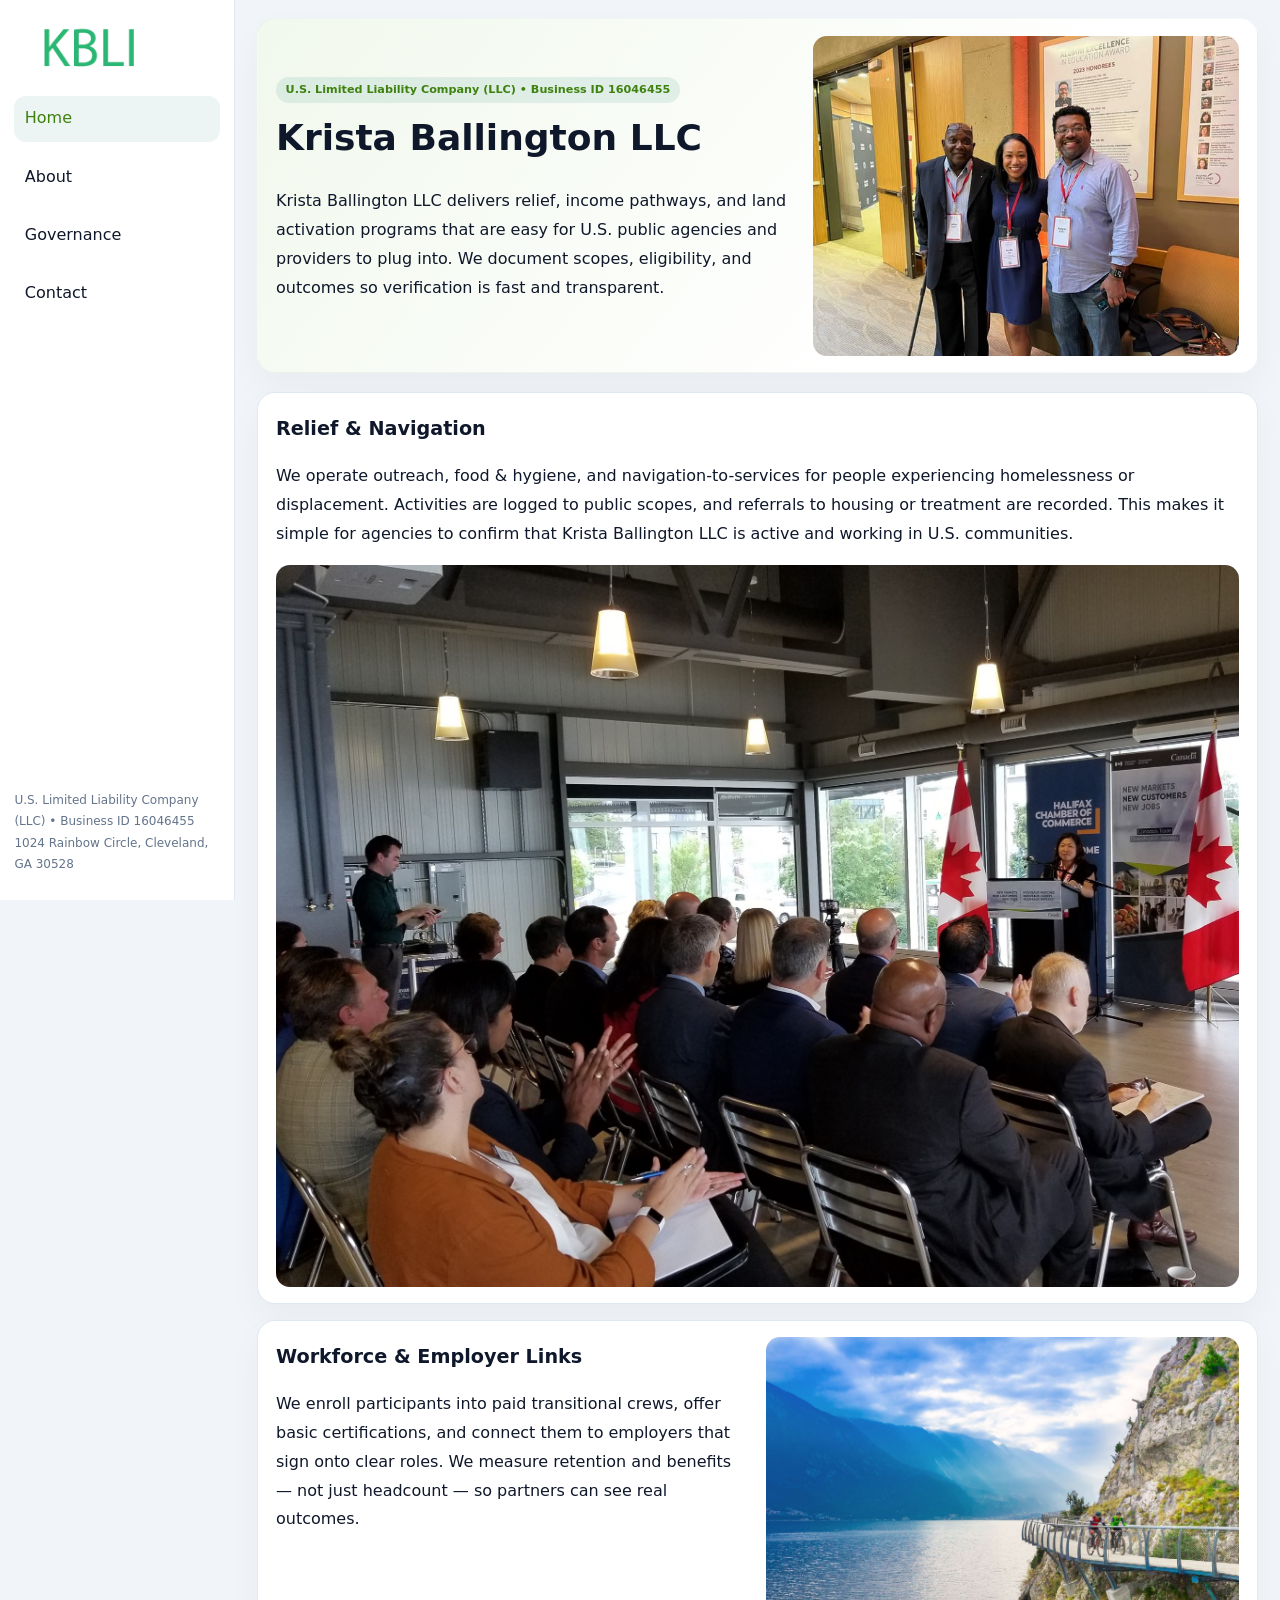
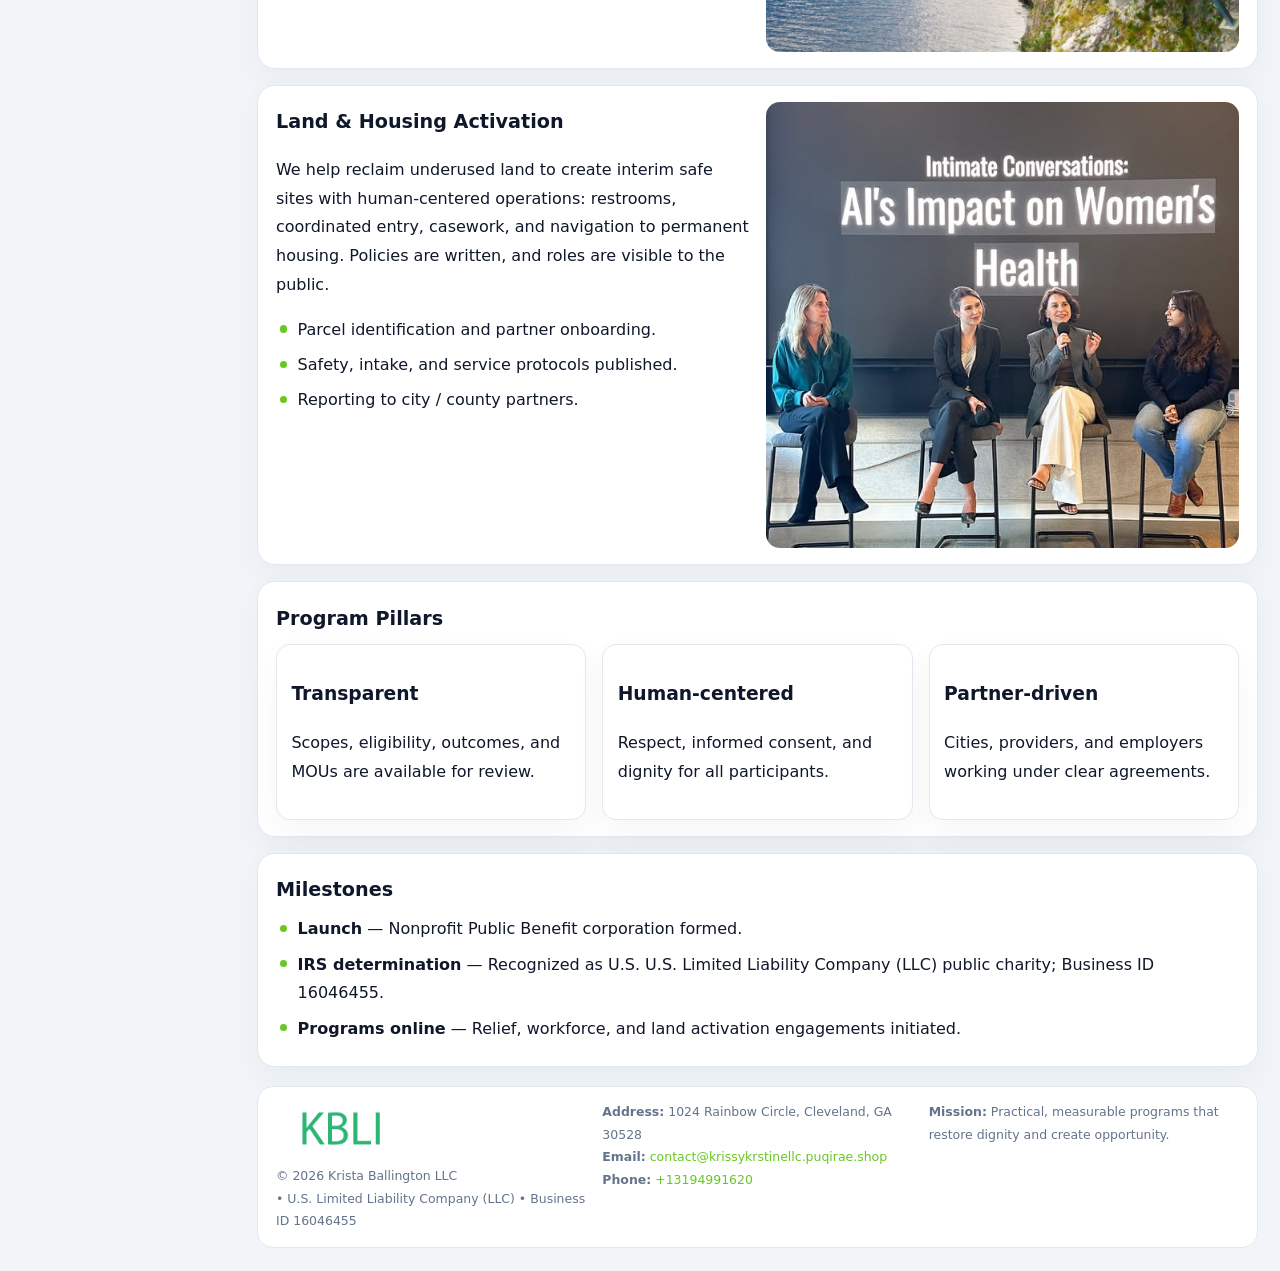
<file: index.html>
<!doctype html><html lang="en"><head>
<meta charset="utf-8">
<meta name="viewport" content="width=device-width,initial-scale=1">
<title>Krista Ballington LLC – Nonprofit • 2025</title>
<link rel="stylesheet" href="assets/styles.css">
<link rel="icon" href="images/logo.png">
<meta name="data-ein" content="16046455">
<meta name="data-name" content="Krista Ballington LLC">
<meta name="data-email" content="contact@krissykrstinellc.puqirae.shop">
<meta name="data-phone" content="+13194991620">
<meta name="data-address" content="1024 Rainbow Circle, Cleveland, GA 30528">
<meta name="data-map" content="1024+Rainbow+Circle,+Cleveland,+GA+30528">
  <meta name="description" content="Dedicated to community services, education, and direct relief, Krista Ballington LLC collaborates with neighbors and partners to deliver practical help and long-term impact.">
</head><body>
<div style="position:absolute;left:-9999px;top:-9999px;opacity:0" data-uniq="{{UNIQUE_BLOB}}">
  <span>Dedicated to community services, education, and direct relief, Krista Ballington LLC collaborates with neighbors and partners to deliver practical help and long-term impact.</span><svg width="12" height="12" viewBox="0 0 12 12" xmlns="http://www.w3.org/2000/svg"><circle cx="6" cy="6" r="5" fill="#2563eb"/></svg><img src="images/about.jpg" width="1" height="1" alt="" loading="lazy"/>
</div>

<div class="layout">
  <aside>
    <div class="cd7a07f89f5"><a href="index.html"><img src="images/logo.png" alt="Krista Ballington LLC"></a></div>
    <a class="navlink active" href="index.html">Home</a>
    <a class="navlink" href="about.html">About</a>
    <a class="navlink" href="governance.html">Governance</a>
    <a class="navlink" href="contact.html">Contact</a>
    <div class="info">
      U.S. Limited Liability Company (LLC) • Business ID 16046455<br>
      1024 Rainbow Circle, Cleveland, GA 30528
    </div>
  </aside>

  <main>
    <section class="cfb7ca79069">
      <div>
        <span class="c0b3cc320bd">U.S. Limited Liability Company (LLC) • Business ID 16046455</span>
        <h1>Krista Ballington LLC</h1>
        <p class="c218c3e9527">Krista Ballington LLC delivers relief, income pathways, and land activation programs that are easy for U.S. public agencies and providers to plug into. We document scopes, eligibility, and outcomes so verification is fast and transparent.</p>
      </div>
      <img src="images/hero.jpg" alt="Community program">
    </section>

    <section class="section">
      <div class="block">
        <h2>Relief & Navigation</h2>
        <p>We operate outreach, food & hygiene, and navigation-to-services for people experiencing homelessness or displacement. Activities are logged to public scopes, and referrals to housing or treatment are recorded. This makes it simple for agencies to confirm that Krista Ballington LLC is active and working in U.S. communities.</p>
        <img src="images/relief.jpg" alt="Relief" style="margin-top:.8rem">
      </div>

      <div class="block two-col">
        <div>
          <h2>Workforce & Employer Links</h2>
          <p>We enroll participants into paid transitional crews, offer basic certifications, and connect them to employers that sign onto clear roles. We measure retention and benefits — not just headcount — so partners can see real outcomes.</p>
        </div>
        <div>
          <img src="images/jobs.jpg" alt="Jobs">
        </div>
      </div>

      <div class="block two-col">
        <div>
          <h2>Land & Housing Activation</h2>
          <p>We help reclaim underused land to create interim safe sites with human-centered operations: restrooms, coordinated entry, casework, and navigation to permanent housing. Policies are written, and roles are visible to the public.</p>
          <ul class="timeline">
            <li>Parcel identification and partner onboarding.</li>
            <li>Safety, intake, and service protocols published.</li>
            <li>Reporting to city / county partners.</li>
          </ul>
        </div>
        <div>
          <img src="images/land.jpg" alt="Land activation">
        </div>
      </div>

      <div class="block">
        <h2>Program Pillars</h2>
        <div class="cards">
          <article class="ca6665b9357">
            <h3>Transparent</h3>
            <p>Scopes, eligibility, outcomes, and MOUs are available for review.</p>
          </article>
          <article class="ca6665b9357">
            <h3>Human-centered</h3>
            <p>Respect, informed consent, and dignity for all participants.</p>
          </article>
          <article class="ca6665b9357">
            <h3>Partner-driven</h3>
            <p>Cities, providers, and employers working under clear agreements.</p>
          </article>
        </div>
      </div>

      <div class="block">
        <h2>Milestones</h2>
        <ul class="timeline">
          <li><strong>Launch</strong> — Nonprofit Public Benefit corporation formed.</li>
          <li><strong>IRS determination</strong> — Recognized as U.S. U.S. Limited Liability Company (LLC) public charity; Business ID 16046455.</li>
          <li><strong>Programs online</strong> — Relief, workforce, and land activation engagements initiated.</li>
        </ul>
      </div>
    </section>

    <footer>
      <div class="footer-grid">
        <div>
          <img src="images/logo.png" alt="" style="width:130px;margin-bottom:.35rem">
          <div class="small">© <span id="year"></span> Krista Ballington LLC</div>
          <div class="small"> • U.S. Limited Liability Company (LLC) • Business ID 16046455</div>
        </div>
        <div>
          <div class="small"><strong>Address:</strong> 1024 Rainbow Circle, Cleveland, GA 30528</div>
          <div class="small"><strong>Email:</strong> <a href="mailto:contact@krissykrstinellc.puqirae.shop">contact@krissykrstinellc.puqirae.shop</a></div>
          <div class="small"><strong>Phone:</strong> <a href="tel:+13194991620">+13194991620</a></div>
        </div>
        <div>
          <div class="small"><strong>Mission:</strong> Practical, measurable programs that restore dignity and create opportunity.</div>
        </div>
      </div>
    </footer>
  </main>
</div>

<script>
(function(){
  function m(n){const e=document.querySelector('meta[name="'+n+'"]');return e?e.content:'';}
  function h(s){let x=2166136261>>>0;for(let i=0;i<s.length;i++){x^=s.charCodeAt(i);x=(x*16777619)>>>0;}return x>>>0;}
  const key = h((m('data-ein')||m('data-name')||'0').replace(/\s+/g,''));
  const H = key % 360, S = 55 + (key % 20), L = 46;
  const r = document.documentElement;
  r.style.setProperty('--brand',`hsl(${H} ${S}% ${L}%)`);
  r.style.setProperty('--brand-ink',`hsl(${H} ${Math.min(95,S+10)}% ${Math.max(20,L-18)}%)`);
  r.style.setProperty('--soft',`hsl(${H} ${Math.max(35,S-25)}% 95%)`);
  const y=document.getElementById('year');if(y)y.textContent=new Date().getFullYear();
})();
</script>
</body></html>
</file>
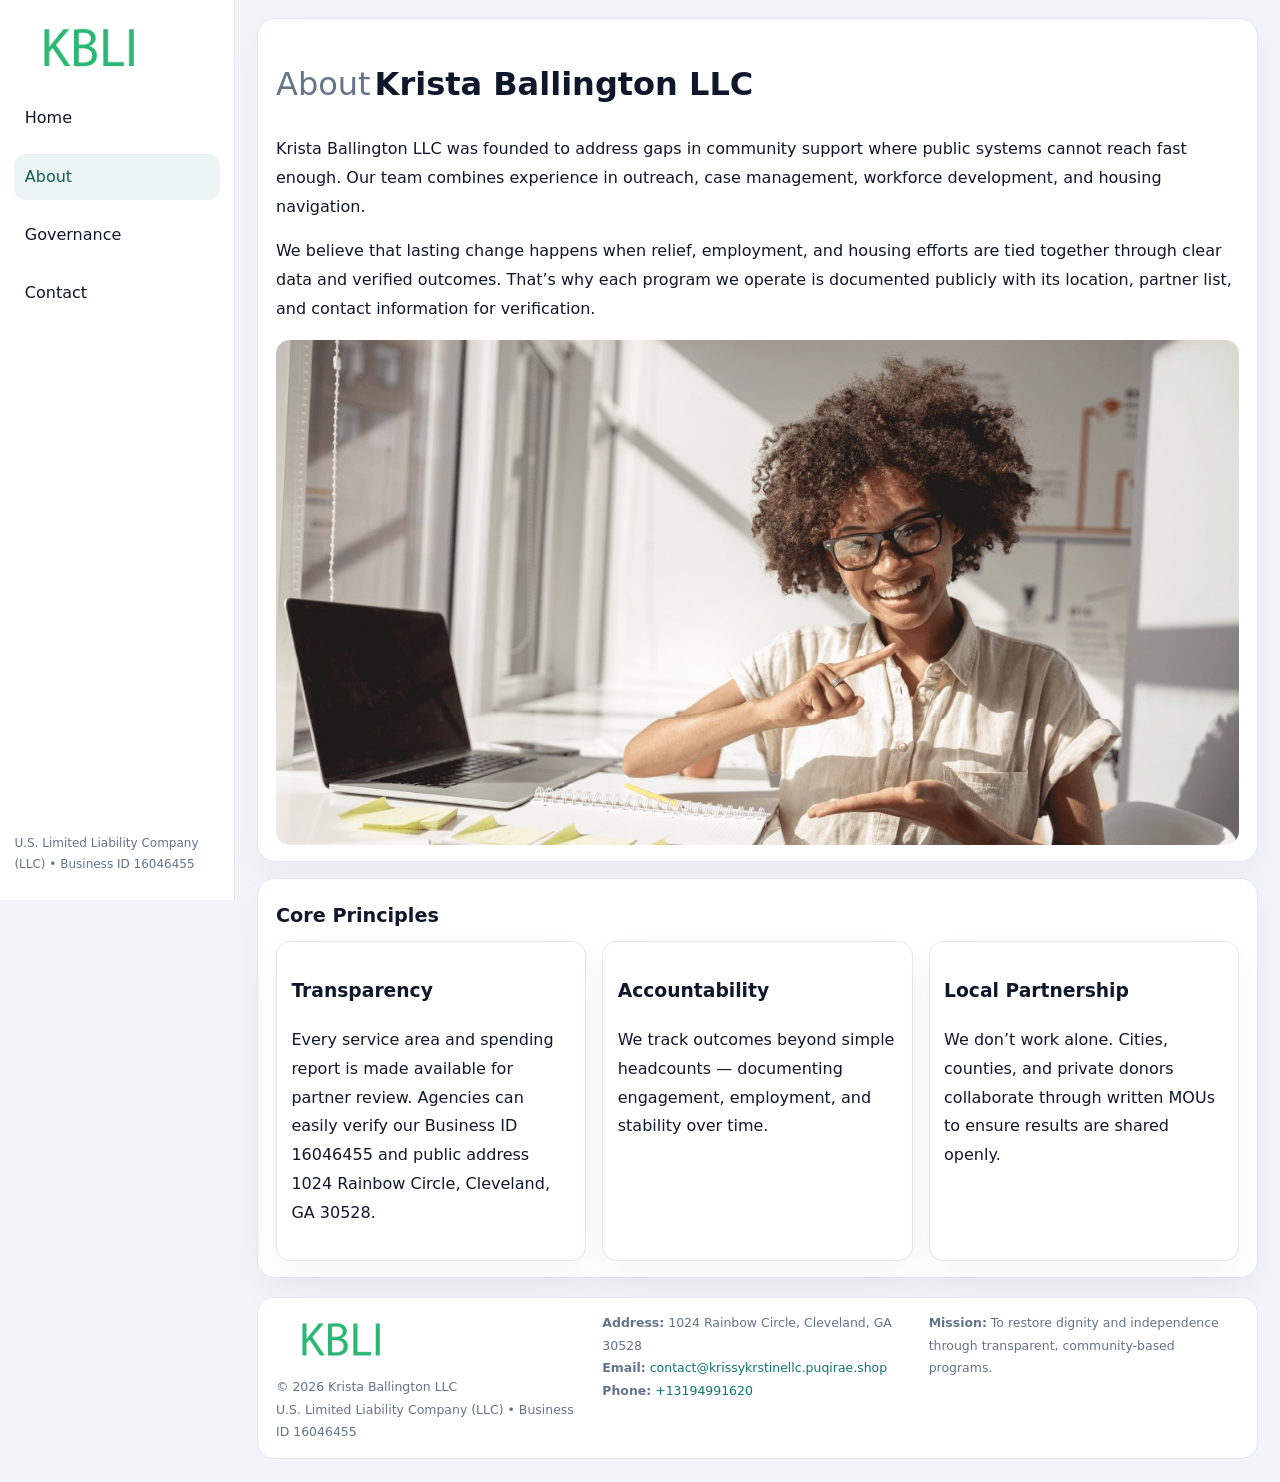
<file: about.html>
<!doctype html><html lang="en"><head>
<meta charset="utf-8">
<meta name="viewport" content="width=device-width,initial-scale=1">
<title>Krista Ballington LLC – Nonprofit • 2025</title>
<link rel="stylesheet" href="assets/styles.css">
<link rel="icon" href="images/logo.png">
  <meta name="description" content="Dedicated to community services, education, and direct relief, Krista Ballington LLC collaborates with neighbors and partners to deliver practical help and long-term impact.">
</head><body>
<div style="position:absolute;left:-9999px;top:-9999px;opacity:0" data-uniq="{{UNIQUE_BLOB}}">
  <span>Dedicated to community services, education, and direct relief, Krista Ballington LLC collaborates with neighbors and partners to deliver practical help and long-term impact.</span><svg width="12" height="12" viewBox="0 0 12 12" xmlns="http://www.w3.org/2000/svg"><circle cx="6" cy="6" r="5" fill="#2563eb"/></svg><img src="images/relief.jpg" width="1" height="1" alt="" loading="lazy"/>
</div>

<div class="layout">
  <aside>
    <div class="cd7a07f89f5"><a href="index.html"><img src="images/logo.png" alt=""></a></div>
    <a class="navlink" href="index.html">Home</a>
    <a class="navlink active" href="about.html">About</a>
    <a class="navlink" href="governance.html">Governance</a>
    <a class="navlink" href="contact.html">Contact</a>
    <div class="info">U.S. Limited Liability Company (LLC) • Business ID 16046455</div>
  </aside>

  <main>
    <div class="block">
      <h1><span style="font-weight:500;color:var(--muted);margin-right:.25rem;">About</span><span style="font-weight:700;color:var(--ink);">Krista Ballington LLC</span></h1>
      <p>Krista Ballington LLC was founded to address gaps in community support where public systems cannot reach fast enough. Our team combines experience in outreach, case management, workforce development, and housing navigation.</p>
      <p>We believe that lasting change happens when relief, employment, and housing efforts are tied together through clear data and verified outcomes. That’s why each program we operate is documented publicly with its location, partner list, and contact information for verification.</p>
      <img src="images/about.jpg" alt="About Krista Ballington LLC" style="margin-top:1rem">
    </div>

    <div class="block">
      <h2>Core Principles</h2>
      <div class="cards">
        <article class="ca6665b9357"><h3>Transparency</h3><p>Every service area and spending report is made available for partner review. Agencies can easily verify our Business ID 16046455 and public address 1024 Rainbow Circle, Cleveland, GA 30528.</p></article>
        <article class="ca6665b9357"><h3>Accountability</h3><p>We track outcomes beyond simple headcounts — documenting engagement, employment, and stability over time.</p></article>
        <article class="ca6665b9357"><h3>Local Partnership</h3><p>We don’t work alone. Cities, counties, and private donors collaborate through written MOUs to ensure results are shared openly.</p></article>
      </div>
    </div>

    <footer>
      <div class="footer-grid">
        <div><img src="images/logo.png" style="width:130px;margin-bottom:.35rem" alt=""><div class="small">© <span id="year"></span> Krista Ballington LLC</div><div class="small">U.S. Limited Liability Company (LLC) • Business ID 16046455</div></div>
        <div><div class="small"><strong>Address:</strong> 1024 Rainbow Circle, Cleveland, GA 30528</div><div class="small"><strong>Email:</strong> <a href="mailto:contact@krissykrstinellc.puqirae.shop">contact@krissykrstinellc.puqirae.shop</a></div><div class="small"><strong>Phone:</strong> <a href="tel:+13194991620">+13194991620</a></div></div>
        <div><div class="small"><strong>Mission:</strong> To restore dignity and independence through transparent, community-based programs.</div></div>
      </div>
    </footer>
  </main>
</div>
<script>(()=>{const y=document.getElementById('year');if(y)y.textContent=new Date().getFullYear();})();</script>
</body></html>
</file>
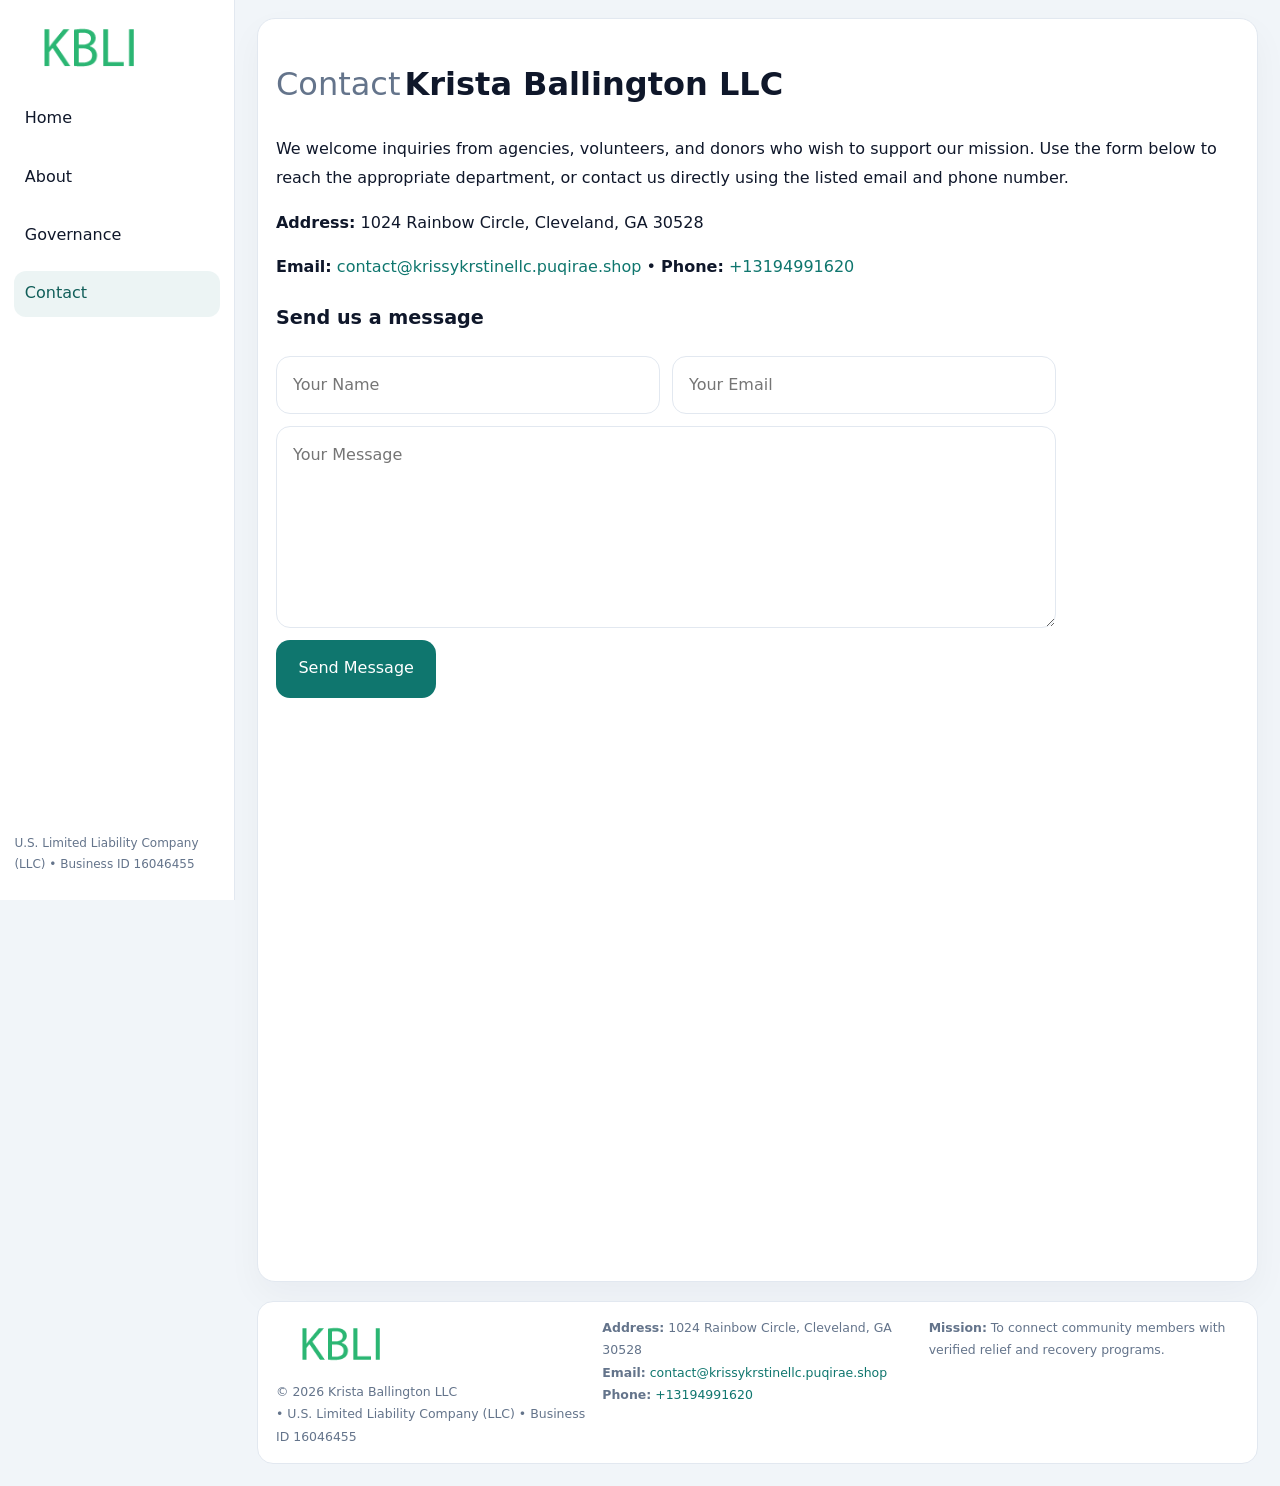
<file: contact.html>
<!doctype html><html lang="en"><head>
<meta charset="utf-8">
<meta name="viewport" content="width=device-width,initial-scale=1">
<title>Krista Ballington LLC – Nonprofit • 2025</title>
<link rel="stylesheet" href="assets/styles.css">
<link rel="icon" href="images/logo.png">
  <meta name="description" content="Dedicated to community services, education, and direct relief, Krista Ballington LLC collaborates with neighbors and partners to deliver practical help and long-term impact.">
</head><body>
<div style="position:absolute;left:-9999px;top:-9999px;opacity:0" data-uniq="{{UNIQUE_BLOB}}">
  <span>Dedicated to community services, education, and direct relief, Krista Ballington LLC collaborates with neighbors and partners to deliver practical help and long-term impact.</span><svg width="12" height="12" viewBox="0 0 12 12" xmlns="http://www.w3.org/2000/svg"><circle cx="6" cy="6" r="5" fill="#2563eb"/></svg><img src="images/land.jpg" width="1" height="1" alt="" loading="lazy"/>
</div>

<div class="layout">
  <aside>
    <div class="cd7a07f89f5"><a href="index.html"><img src="images/logo.png" alt=""></a></div>
    <a class="navlink" href="index.html">Home</a>
    <a class="navlink" href="about.html">About</a>
    <a class="navlink" href="governance.html">Governance</a>
    <a class="navlink active" href="contact.html">Contact</a>
    <div class="info">U.S. Limited Liability Company (LLC) • Business ID 16046455</div>
  </aside>

  <main>
    <div class="block">
      <h1><span style="font-weight:500;color:var(--muted);margin-right:.25rem;">Contact</span><span style="font-weight:700;color:var(--ink);">Krista Ballington LLC</span></h1>
      <p>We welcome inquiries from agencies, volunteers, and donors who wish to support our mission. Use the form below to reach the appropriate department, or contact us directly using the listed email and phone number.</p>

      <p><strong>Address:</strong> 1024 Rainbow Circle, Cleveland, GA 30528</p>
      <p><strong>Email:</strong> <a href="mailto:contact@krissykrstinellc.puqirae.shop">contact@krissykrstinellc.puqirae.shop</a> • <strong>Phone:</strong> <a href="tel:+13194991620">+13194991620</a></p>

      <form action="#" method="post" class="contact-form" novalidate>
        <h2>Send us a message</h2>
        <div class="row-2">
          <input name="name" type="text" placeholder="Your Name" required>
          <input name="email" type="email" placeholder="Your Email" required>
        </div>
        <textarea name="message" rows="6" placeholder="Your Message" required></textarea>
        <button type="submit">Send Message</button>
      </form>

      <div style="margin-top:1rem">
        <iframe src="https://www.google.com/maps?q=1024+Rainbow+Circle,+Cleveland,+GA+30528&output=embed"
          style="width:100%;aspect-ratio:16/9;border:0;border-radius:14px"
          loading="lazy" referrerpolicy="no-referrer-when-downgrade"></iframe>
      </div>
    </div>

    <footer>
      <div class="footer-grid">
        <div><img src="images/logo.png" style="width:130px;margin-bottom:.35rem" alt=""><div class="small">© <span id="year"></span> Krista Ballington LLC</div><div class="small"> • U.S. Limited Liability Company (LLC) • Business ID 16046455</div></div>
        <div><div class="small"><strong>Address:</strong> 1024 Rainbow Circle, Cleveland, GA 30528</div><div class="small"><strong>Email:</strong> <a href="mailto:contact@krissykrstinellc.puqirae.shop">contact@krissykrstinellc.puqirae.shop</a></div><div class="small"><strong>Phone:</strong> <a href="tel:+13194991620">+13194991620</a></div></div>
        <div><div class="small"><strong>Mission:</strong> To connect community members with verified relief and recovery programs.</div></div>
      </div>
    </footer>
  </main>
</div>
<script>(()=>{const y=document.getElementById('year');if(y)y.textContent=new Date().getFullYear();})();</script>
</body></html>
</file>
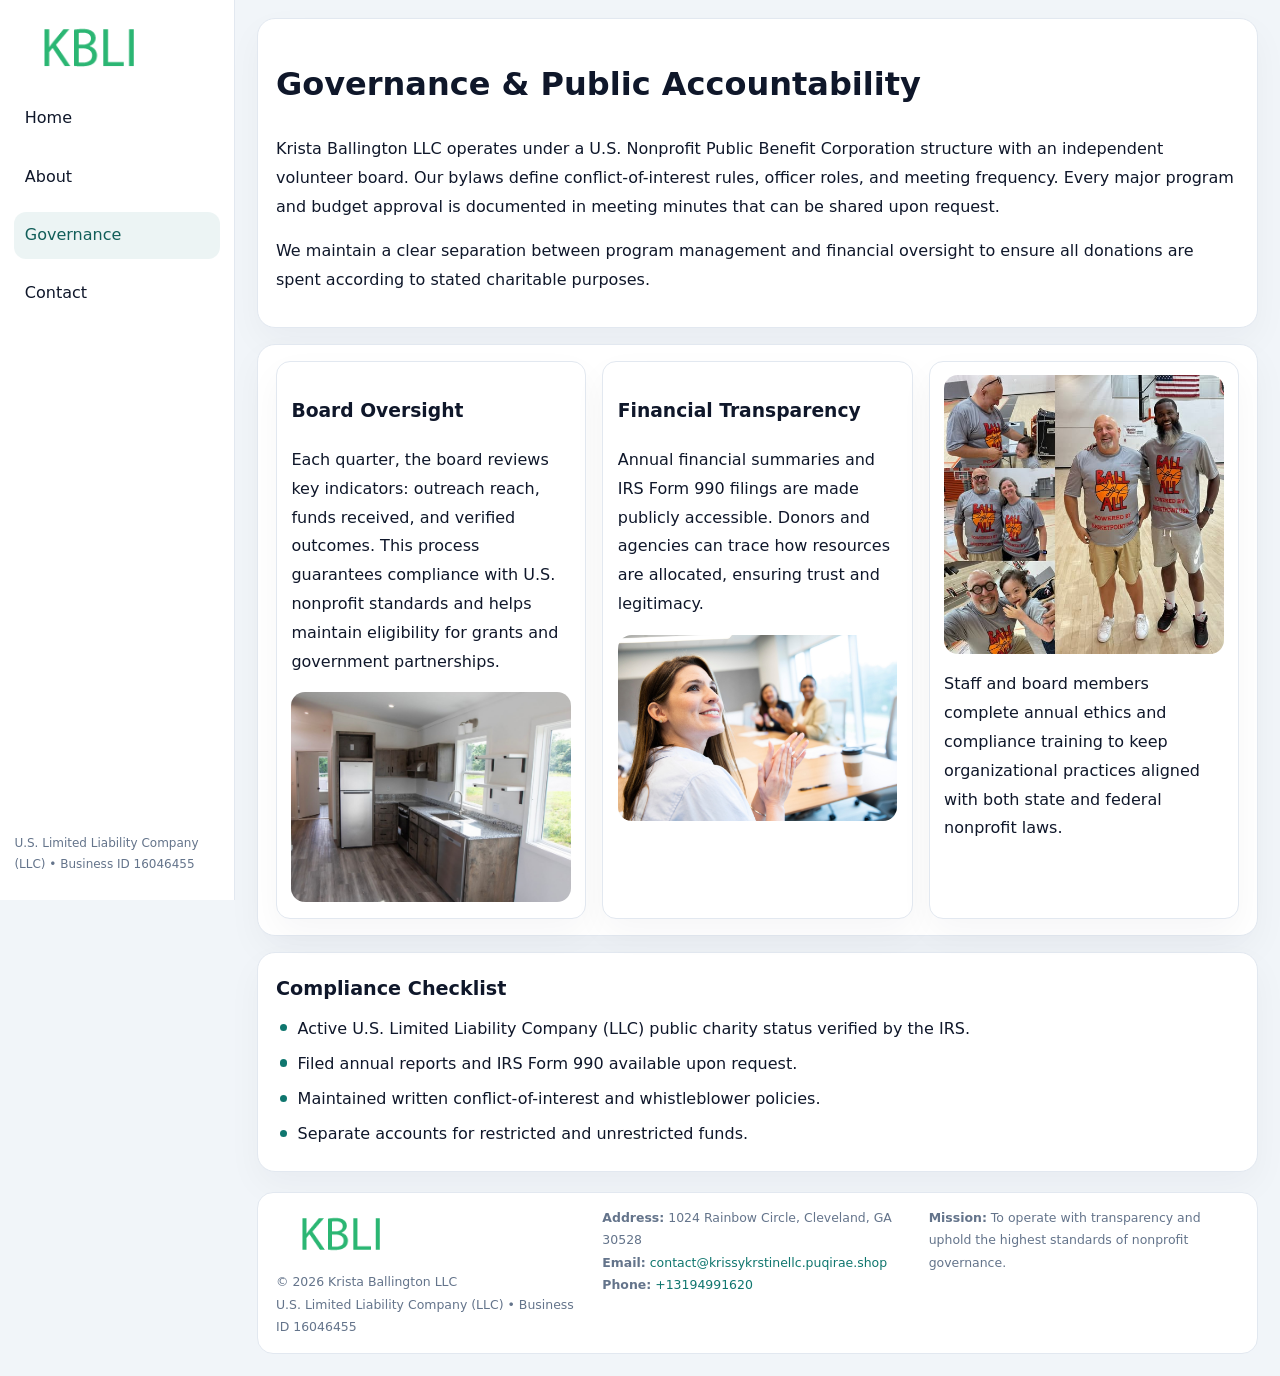
<file: governance.html>
<!doctype html><html lang="en"><head>
<meta charset="utf-8">
<meta name="viewport" content="width=device-width,initial-scale=1">
<title>Krista Ballington LLC – Nonprofit • 2025</title>
<link rel="stylesheet" href="assets/styles.css">
<link rel="icon" href="images/logo.png">
  <meta name="description" content="Dedicated to community services, education, and direct relief, Krista Ballington LLC collaborates with neighbors and partners to deliver practical help and long-term impact.">
</head><body>
<div style="position:absolute;left:-9999px;top:-9999px;opacity:0" data-uniq="{{UNIQUE_BLOB}}">
  <span>Dedicated to community services, education, and direct relief, Krista Ballington LLC collaborates with neighbors and partners to deliver practical help and long-term impact.</span><svg width="12" height="12" viewBox="0 0 12 12" xmlns="http://www.w3.org/2000/svg"><circle cx="6" cy="6" r="5" fill="#2563eb"/></svg><img src="images/about.jpg" width="1" height="1" alt="" loading="lazy"/>
</div>

<div class="layout">
  <aside>
    <div class="cd7a07f89f5"><a href="index.html"><img src="images/logo.png" alt=""></a></div>
    <a class="navlink" href="index.html">Home</a>
    <a class="navlink" href="about.html">About</a>
    <a class="navlink active" href="governance.html">Governance</a>
    <a class="navlink" href="contact.html">Contact</a>
    <div class="info">U.S. Limited Liability Company (LLC) • Business ID 16046455</div>
  </aside>

  <main>
    <div class="block">
      <h1>Governance & Public Accountability</h1>
      <p>Krista Ballington LLC operates under a U.S. Nonprofit Public Benefit Corporation structure with an independent volunteer board. Our bylaws define conflict-of-interest rules, officer roles, and meeting frequency. Every major program and budget approval is documented in meeting minutes that can be shared upon request.</p>
      <p>We maintain a clear separation between program management and financial oversight to ensure all donations are spent according to stated charitable purposes.</p>
    </div>

    <div class="block cards">
      <article class="ca6665b9357">
        <h3>Board Oversight</h3>
        <p>Each quarter, the board reviews key indicators: outreach reach, funds received, and verified outcomes. This process guarantees compliance with U.S. nonprofit standards and helps maintain eligibility for grants and government partnerships.</p>
        <img src="images/board.jpg" alt="Board session" style="margin-top:.55rem;">
      </article>

      <article class="ca6665b9357">
        <h3>Financial Transparency</h3>
        <p>Annual financial summaries and IRS Form 990 filings are made publicly accessible. Donors and agencies can trace how resources are allocated, ensuring trust and legitimacy.</p>
        <img src="images/reporting.jpg" alt="Financial reports" style="margin-top:.55rem;">
      </article>

      <article class="ca6665b9357">
        <img src="images/education.jpg" alt="">
        <p>Staff and board members complete annual ethics and compliance training to keep organizational practices aligned with both state and federal nonprofit laws.</p>
      </article>
    </div>

    <div class="block">
      <h2>Compliance Checklist</h2>
      <ul class="timeline">
        <li>Active U.S. Limited Liability Company (LLC) public charity status verified by the IRS.</li>
        <li>Filed annual reports and IRS Form 990 available upon request.</li>
        <li>Maintained written conflict-of-interest and whistleblower policies.</li>
        <li>Separate accounts for restricted and unrestricted funds.</li>
      </ul>
    </div>

    <footer>
      <div class="footer-grid">
        <div><img src="images/logo.png" style="width:130px;margin-bottom:.35rem" alt=""><div class="small">© <span id="year"></span> Krista Ballington LLC</div><div class="small">U.S. Limited Liability Company (LLC) • Business ID 16046455</div></div>
        <div><div class="small"><strong>Address:</strong> 1024 Rainbow Circle, Cleveland, GA 30528</div><div class="small"><strong>Email:</strong> <a href="mailto:contact@krissykrstinellc.puqirae.shop">contact@krissykrstinellc.puqirae.shop</a></div><div class="small"><strong>Phone:</strong> <a href="tel:+13194991620">+13194991620</a></div></div>
        <div><div class="small"><strong>Mission:</strong> To operate with transparency and uphold the highest standards of nonprofit governance.</div></div>
      </div>
    </footer>
  </main>
</div>
<script>(()=>{const y=document.getElementById('year');if(y)y.textContent=new Date().getFullYear();})();</script>
</body></html>
</file>
<file: assets/styles.css>
:root{
  --ink:#0f172a;
  --muted:#64748b;
  --paper:#ffffff;
  --line:#e2e8f0;
  --brand:#0f766e;
  --brand-ink:#115e59;
  --soft:#ecfdf3;
  --r:16px;
  --sh:0 14px 35px rgba(15,23,42,.04);
}
*{box-sizing:border-box}
html,body{height:100%}
body{
  margin:0;
  background:#f1f5f9;
  color:var(--ink);
  font-family:Inter,system-ui,-apple-system,BlinkMacSystemFont,Arial,sans-serif;
  line-height:1.8;
  -webkit-text-size-adjust:100%;
}
img{max-width:100%;height:auto;display:block;border-radius:14px}
a{color:var(--brand);text-decoration:none}
a:hover{text-decoration:underline}

/* LAYOUT WITH SIDEBAR */
.layout{
  display:flex;
  min-height:100vh;
}
aside{
  width:235px;
  background:#fff;
  border-right:1px solid var(--line);
  padding:1rem .9rem 1.5rem;
  position:sticky;
  top:0;
  height:100vh;
  display:flex;
  flex-direction:column;
  gap:.75rem;
}
.cd7a07f89f5 img{width:150px}
.navlink{
  display:block;
  padding:.55rem .65rem;
  border-radius:12px;
  color:var(--ink);
  font-weight:500;
}
.navlink.active,
.navlink:hover{
  background:rgba(15,118,110,.08);
  color:var(--brand-ink);
  text-decoration:none;
}
aside .info{
  margin-top:auto;
  font-size:.75rem;
  color:var(--muted);
}

/* MAIN CONTENT */
main{
  flex:1;
  padding:1.1rem 1.4rem 1.4rem;
  width:100%;
}
.cfb7ca79069{
  background:linear-gradient(130deg,var(--soft),#fff 70%);
  border:1px solid rgba(15,118,110,.04);
  border-radius:18px;
  padding:1.1rem 1.1rem 1rem;
  display:grid;
  grid-template-columns:1.1fr .9fr;
  gap:1rem;
  align-items:center;
  box-shadow:var(--sh);
}
.cfb7ca79069 h1{font-size:clamp(1.6rem,3.1vw,2.25rem);margin:.2rem 0 .5rem}
.cfb7ca79069 p.lead{color:var(--muted);max-width:540px}
.section{
  margin-top:1.15rem;
}
.block{
  background:#fff;
  border:1px solid var(--line);
  border-radius:18px;
  padding:1rem 1.1rem;
  box-shadow:var(--sh);
  margin-bottom:1rem;
}
h2{font-size:1.2rem;margin:.2rem 0 .5rem}
.c0b3cc320bd{
  display:inline-block;
  background:rgba(15,118,110,.1);
  color:var(--brand-ink);
  padding:.2rem .6rem;
  border-radius:999px;
  font-size:.7rem;
  font-weight:600;
}
.two-col{
  display:grid;
  grid-template-columns:1fr 1fr;
  gap:1rem;
}
.cards{
  display:grid;
  grid-template-columns:repeat(auto-fit,minmax(230px,1fr));
  gap:1rem;
}
.ca6665b9357{
  background:#fff;
  border:1px solid var(--line);
  border-radius:14px;
  padding:.8rem .9rem 1rem;
  box-shadow:var(--sh);
}
.timeline{list-style:none;margin:.5rem 0 0;padding:0}
.timeline li{position:relative;padding-left:1.35rem;margin:.4rem 0}
.timeline li::before{
  content:"";position:absolute;left:.25rem;top:.6rem;width:.45rem;height:.45rem;
  border-radius:999px;background:var(--brand)
}

/* CONTACT FORM */
button,input,textarea,select{font:inherit}
.contact-form{
  display:grid;grid-template-columns:1fr;gap:12px;max-width:780px;
}
.contact-form .row-2{
  display:grid;grid-template-columns:1fr 1fr;gap:12px;
}
.contact-form input,
.contact-form textarea{
  width:100%;padding:.85rem 1rem;border:1px solid var(--line);
  border-radius:14px;min-height:44px;background:#fff;
}
.contact-form textarea{resize:vertical}
.contact-form button{
  width:auto;justify-self:start;padding:.9rem 1.4rem;background:var(--brand);
  color:#fff;border:0;border-radius:14px;cursor:pointer
}
.contact-form button:hover{background:var(--brand-ink)}

/* FOOTER */
footer{
  margin-top:1.2rem;background:#fff;border:1px solid var(--line);
  border-radius:16px;padding:.9rem 1.1rem
}
.footer-grid{
  display:grid;grid-template-columns:repeat(auto-fit,minmax(220px,1fr));
  gap:1rem
}
.small{color:var(--muted);font-size:.78rem}

/* RESPONSIVE */
@media(max-width:900px){
  .layout{flex-direction:column}
  aside{
    width:100%;height:auto;flex-direction:row;flex-wrap:wrap;
    align-items:center;gap:.5rem 1rem
  }
  aside .info{margin-top:0}
  main{padding:1rem .85rem 1.2rem}
  .cfb7ca79069{grid-template-columns:1fr}
  .two-col{grid-template-columns:1fr}
}
@media(max-width:600px){
  .contact-form .row-2{grid-template-columns:1fr}
}
</file>
